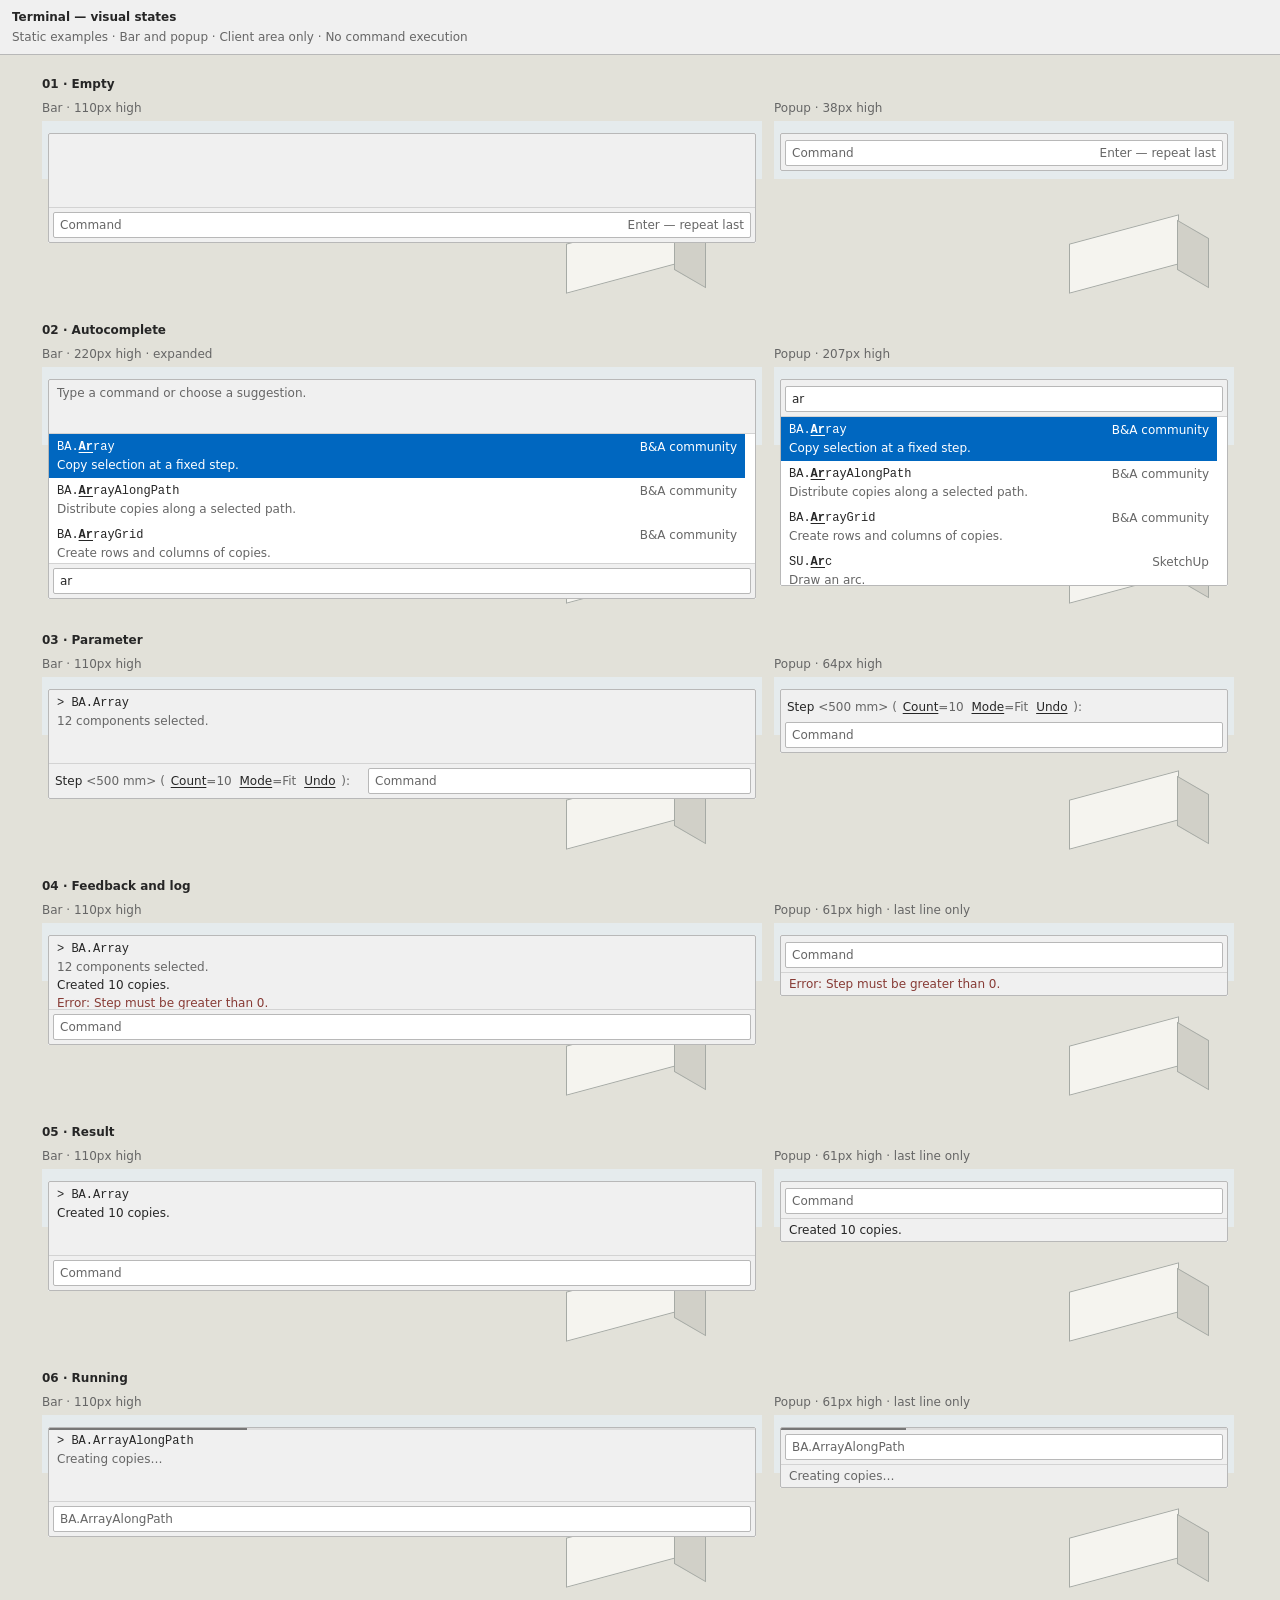
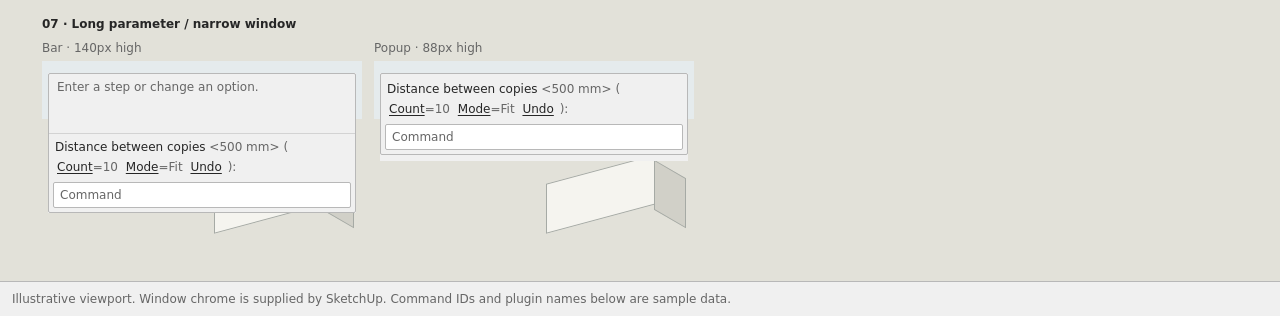
<file: design/preview.html>
<!doctype html>
<html lang="en">
<head>
  <meta charset="utf-8">
  <meta name="viewport" content="width=device-width, initial-scale=1">
  <title>Terminal — visual states</title>
  <link rel="stylesheet" href="terminal.css">
  <style>
    body {
      min-width: 280px;
      background: var(--preview-ground);
    }

    .preview-header {
      padding: var(--space-4) var(--space-5);
      border-bottom: var(--stroke) solid var(--border);
      background: var(--panel);
    }

    h1 {
      margin: 0;
      font: inherit;
      font-weight: var(--weight-strong);
    }

    .preview-header p {
      margin: var(--space-1) 0 0;
      color: var(--muted);
    }

    main {
      max-width: var(--preview-width);
      margin: 0 auto;
      padding: var(--preview-gap) var(--space-5);
    }

    .comparison {
      margin-bottom: var(--preview-gap);
    }

    h2 {
      margin: 0 0 var(--space-3);
      font: inherit;
      font-weight: var(--weight-strong);
    }

    .comparison__windows {
      display: flex;
      flex-wrap: wrap;
      align-items: stretch;
      gap: var(--space-5);
    }

    figure {
      display: flex;
      flex-direction: column;
      min-width: 0;
      margin: 0;
    }

    .example--bar {
      flex: 1 1 var(--preview-bar-width);
      max-width: var(--preview-bar-width);
    }

    .example--popup {
      flex: 1 1 var(--preview-popup-width);
      max-width: var(--preview-popup-width);
    }

    figcaption {
      padding-bottom: var(--space-2);
      color: var(--muted);
    }

    .viewport {
      position: relative;
      flex: 1;
      min-height: 180px;
      padding: var(--space-5) var(--space-3);
      overflow: hidden;
      background: linear-gradient(
        var(--preview-sky) 0 32%,
        var(--preview-ground) 32% 100%
      );
    }

    .viewport::before,
    .viewport::after {
      position: absolute;
      content: "";
      pointer-events: none;
    }

    .viewport::before {
      right: 12%;
      bottom: 22px;
      width: 108px;
      height: 48px;
      border: var(--stroke) solid var(--preview-edge);
      background: var(--preview-face);
      transform: skewY(-15deg);
    }

    .viewport::after {
      right: calc(12% - 30px);
      bottom: 22px;
      width: 30px;
      height: 48px;
      border: var(--stroke) solid var(--preview-edge);
      background: var(--preview-side);
      transform: skewY(30deg);
    }

    iframe {
      position: relative;
      z-index: 1;
      display: block;
      width: 100%;
      border: 0;
      background: var(--panel);
    }

    .preview-footer {
      padding: var(--space-4) var(--space-5);
      border-top: var(--stroke) solid var(--border);
      background: var(--panel);
      color: var(--muted);
    }
  </style>
</head>
<body>
  <header class="preview-header">
    <h1>Terminal — visual states</h1>
    <p>Static examples · Bar and popup · Client area only · No command execution</p>
  </header>

  <main id="examples"></main>

  <noscript>
    <p>This preview uses a small script to assemble independent static frames.</p>
  </noscript>

  <footer class="preview-footer">
    Illustrative viewport. Window chrome is supplied by SketchUp.
    Command IDs and plugin names below are sample data.
  </footer>

  <script>
    // Preview assembly only: no terminal handlers, Ruby bridge or commands.
    // Each iframe has its own document, so contract IDs remain unique.
    const escapeHTML = value => String(value).replace(/[&<>"']/g, char => ({
      "&": "&amp;", "<": "&lt;", ">": "&gt;",
      '"': "&quot;", "'": "&#39;"
    })[char]);

    const stylesheet = new URL("terminal.css", document.baseURI).href;

    const promptContent = `
      <span class="prompt__text">Step</span>
      <span class="prompt__default">&lt;500 mm&gt;</span>
      <span class="prompt__options">(
        <span class="opt" data-opt="Count" role="button" tabindex="0">
          <span class="opt__name">Count</span><span class="opt__value">=10</span>
        </span>
        <span class="opt" data-opt="Mode" role="button" tabindex="0">
          <span class="opt__name">Mode</span><span class="opt__value">=Fit</span>
        </span>
        <span class="opt" data-opt="Undo" role="button" tabindex="0">
          <span class="opt__name">Undo</span>
        </span>
      ):</span>`;

    const suggestions = [
      ["BA.Array", "B&A community", "Copy selection at a fixed step."],
      ["BA.ArrayAlongPath", "B&A community", "Distribute copies along a selected path."],
      ["BA.ArrayGrid", "B&A community", "Create rows and columns of copies."],
      ["SU.Arc", "SketchUp", "Draw an arc."]
    ];

    const states = [
      {
        title: "01 · Empty",
        hint: true,
        barHeight: 110,
        popupHeight: 38
      },
      {
        title: "02 · Autocomplete",
        value: "ar",
        suggest: true,
        lines: [["info", "Type a command or choose a suggestion."]],
        barHeight: 220,
        popupHeight: 207
      },
      {
        title: "03 · Parameter",
        parameter: true,
        lines: [
          ["echo", "> BA.Array"],
          ["info", "12 components selected."]
        ],
        barHeight: 110,
        popupHeight: 64
      },
      {
        title: "04 · Feedback and log",
        feedback: true,
        lines: [
          ["echo", "> BA.Array"],
          ["info", "12 components selected."],
          ["result", "Created 10 copies."],
          ["error", "Error: Step must be greater than 0."]
        ],
        barHeight: 110,
        popupHeight: 61
      },
      {
        title: "05 · Result",
        feedback: true,
        lines: [
          ["echo", "> BA.Array"],
          ["result", "Created 10 copies."]
        ],
        barHeight: 110,
        popupHeight: 61
      },
      {
        title: "06 · Running",
        busy: true,
        feedback: true,
        value: "BA.ArrayAlongPath",
        lines: [
          ["echo", "> BA.ArrayAlongPath"],
          ["info", "Creating copies…"]
        ],
        barHeight: 110,
        popupHeight: 61
      },
      {
        title: "07 · Long parameter / narrow window",
        parameter: true,
        narrow: true,
        lines: [["info", "Enter a step or change an option."]],
        barHeight: 140,
        popupHeight: 88
      }
    ];

    function renderSuggestions() {
      return suggestions.map(([id, plugin, description], index) => {
        const marked = escapeHTML(id).replace(/ar/i, match => `<mark>${match}</mark>`);
        return `
          <div id="demo-option-${index}" class="sg ${index === 0 ? "sg--active" : ""}"
               role="option" aria-selected="${index === 0}">
            <span class="sg__id">${marked}</span>
            <span class="sg__plugin">${escapeHTML(plugin)}</span>
            <span class="sg__desc">${escapeHTML(description)}</span>
          </div>`;
      }).join("");
    }

    function frameDocument(mode, state) {
      const lines = (state.lines || []).map(([type, text]) =>
        `<div class="line line--${type}">${escapeHTML(text)}</div>`
      ).join("");

      const prompt = state.narrow
        ? promptContent.replace("Step</span>", "Distance between copies</span>")
        : promptContent;

      return `<!doctype html>
<html lang="en">
<head>
  <meta charset="utf-8">
  <meta name="viewport" content="width=device-width, initial-scale=1">
  <title>${escapeHTML(state.title)} — ${mode}</title>
  <link rel="stylesheet" href="${escapeHTML(stylesheet)}">
</head>
<body class="mode-${mode}${state.busy ? " is-busy" : ""}${state.feedback ? " has-result" : ""}">
  <main class="terminal" aria-label="Command terminal" aria-busy="${!!state.busy}">
    <div id="busy" role="progressbar" aria-label="Working"></div>
    <div id="log" role="log" aria-label="Command output" tabindex="0">${lines}</div>
    <div class="command">
      <div id="prompt" class="${state.parameter ? "" : "is-hidden"}">
        ${state.parameter ? prompt : ""}
      </div>
      <div class="entry">
        <input id="input" type="text" placeholder="Command"
               value="${escapeHTML(state.value || "")}"
               aria-label="${state.parameter ? "Step" : "Command"}"
               aria-describedby="prompt input-hint"
               role="combobox" aria-autocomplete="list"
               aria-controls="suggest" aria-expanded="${!!state.suggest}"
               ${state.suggest ? 'aria-activedescendant="demo-option-0"' : ""}
               autocomplete="off" spellcheck="false"
               ${state.busy ? "disabled" : ""}>
        <span id="input-hint" class="input-hint${state.hint ? "" : " is-hidden"}">
          Enter — repeat last
        </span>
      </div>
    </div>
    <div id="suggest" class="${state.suggest ? "" : "is-hidden"}"
         role="listbox" aria-label="Command suggestions">
      ${state.suggest ? renderSuggestions() : ""}
    </div>
  </main>
</body>
</html>`;
    }

    const examples = document.getElementById("examples");

    for (const state of states) {
      const section = document.createElement("section");
      section.className = "comparison";

      const heading = document.createElement("h2");
      heading.textContent = state.title;
      section.append(heading);

      const windows = document.createElement("div");
      windows.className = "comparison__windows";

      for (const mode of ["bar", "popup"]) {
        const figure = document.createElement("figure");
        figure.className = `example--${mode}`;
        if (state.narrow) figure.style.maxWidth = "320px";

        const caption = document.createElement("figcaption");
        caption.textContent = mode === "bar"
          ? `Bar · ${state.barHeight}px high${state.suggest ? " · expanded" : ""}`
          : `Popup · ${state.popupHeight}px high${state.feedback ? " · last line only" : ""}`;

        const viewport = document.createElement("div");
        viewport.className = "viewport";

        const frame = document.createElement("iframe");
        frame.title = `${mode}: ${state.title}`;
        frame.height = mode === "bar" ? state.barHeight : state.popupHeight;
        frame.srcdoc = frameDocument(mode, state);

        viewport.append(frame);
        figure.append(caption, viewport);
        windows.append(figure);
      }

      section.append(windows);
      examples.append(section);
    }
  </script>
</body>
</html>
</file>
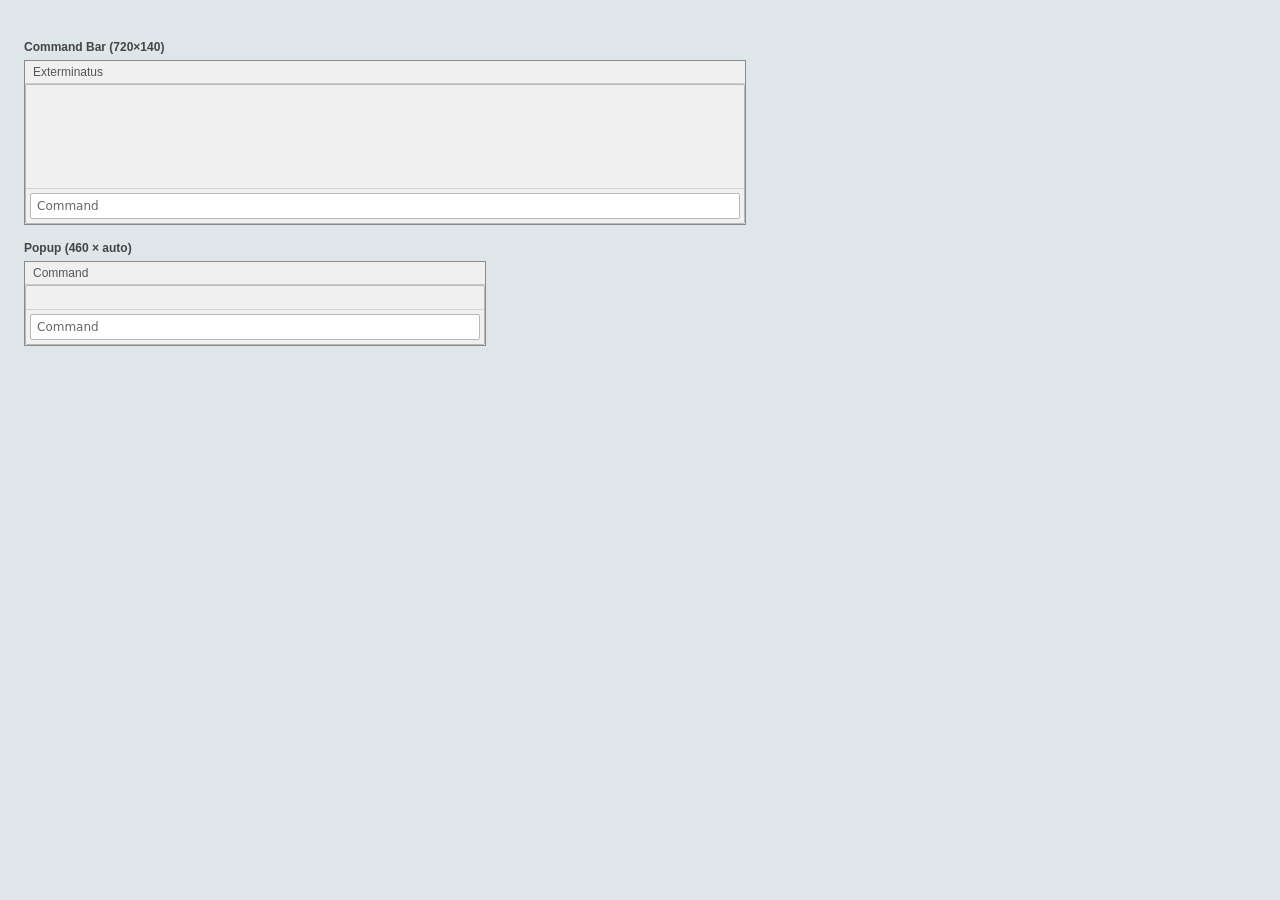
<file: test/ui/harness.html>
<!doctype html>
<html lang="en">
<head>
  <meta charset="utf-8">
  <title>Exterminatus UI harness</title>
  <style>
    /* Стенд: две «рамы» окна на фоне, похожем на вьюпорт SketchUp. Каждая — iframe
       с frame.html?mode=..., внутри настоящие index.html/terminal.css/terminal.js
       и заглушка window.sketchup. Запуск: python -m http.server из корня репо. */
    body { margin: 0; padding: 24px; background: #dfe6e9; font: 12px "Segoe UI", sans-serif; }
    h2 { font-size: 12px; font-weight: 600; margin: 16px 0 6px; color: #444; }
    .win { border: 1px solid #8a8a8a; background: #f0f0f0; display: inline-block; vertical-align: top; margin-right: 24px; }
    .win__title { height: 22px; line-height: 22px; padding: 0 8px; color: #555; border-bottom: 1px solid #ccc; }
    iframe { display: block; border: 0; }
  </style>
</head>
<body>
  <h2>Command Bar (720×140)</h2>
  <div class="win"><div class="win__title">Exterminatus</div><iframe id="bar" src="frame.html?mode=bar" width="720" height="140"></iframe></div>
  <h2>Popup (460 × auto)</h2>
  <div class="win"><div class="win__title">Command</div><iframe id="popup" src="frame.html?mode=popup" width="460" height="60"></iframe></div>
  <script>
    // Popup сообщает высоту — подгоняем iframe, как Ruby подгоняет окно.
    window.addEventListener('message', function (e) {
      if (e.data && e.data.height) document.getElementById('popup').height = e.data.height;
    });
  </script>
</body>
</html>
</file>
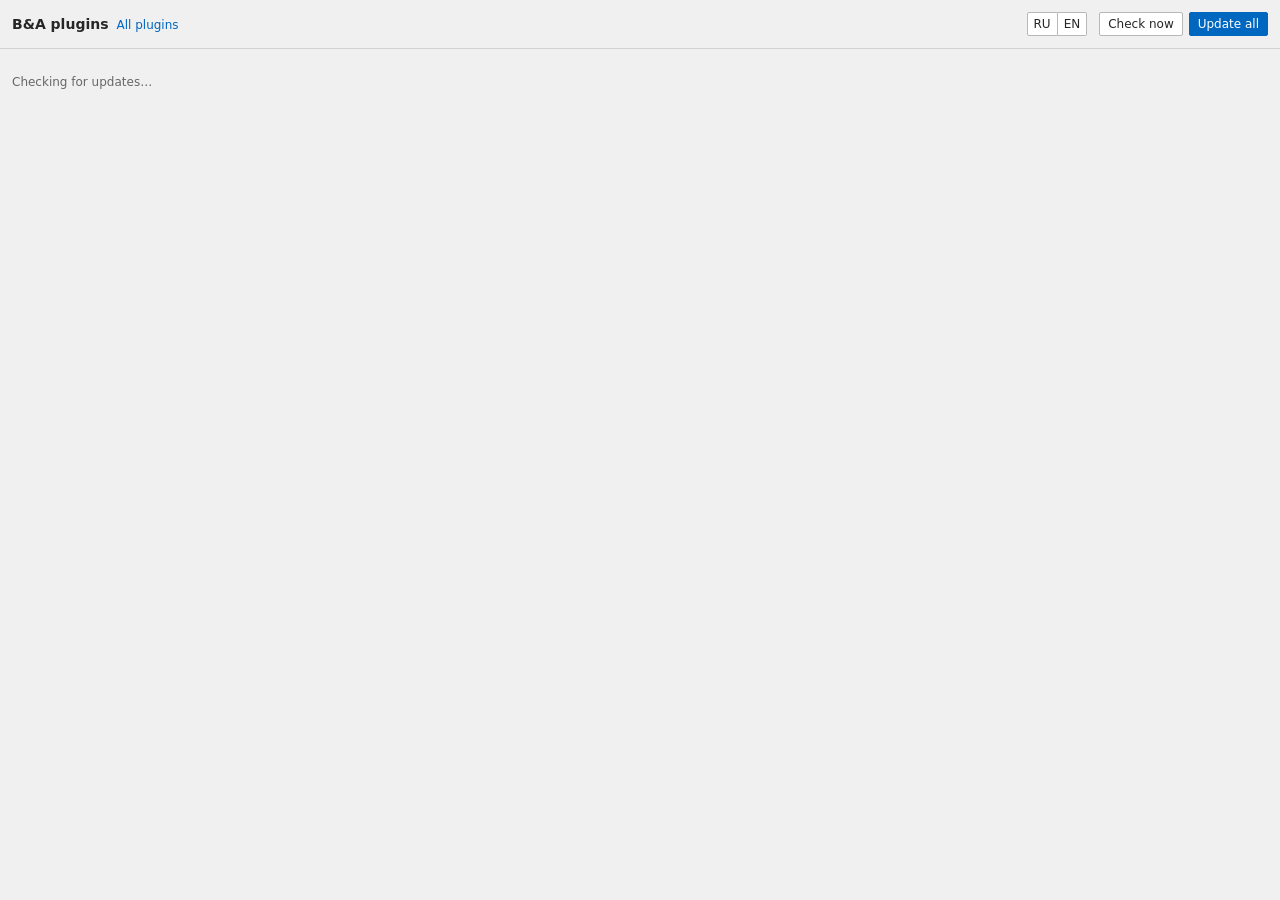
<file: src/exterminatus/html/updates.html>
<!doctype html>
<html lang="en">
<head>
  <meta charset="utf-8">
  <meta name="viewport" content="width=device-width, initial-scale=1">
  <title>Plugin Updates</title>
  <link rel="stylesheet" href="updates.css">
</head>
<body>
  <header class="bar">
    <div class="bar__title">
      <h1>B&amp;A plugins</h1>
      <button type="button" id="site" class="link" title="All plugins, descriptions and reviews">All plugins</button>
      <span id="checked" class="muted" aria-live="polite"></span>
    </div>
    <div class="bar__actions">
      <div class="lang" role="radiogroup" aria-label="Language for new installs" title="Language of plugins you install">
        <button type="button" data-lang="ru" role="radio">RU</button>
        <button type="button" data-lang="en" role="radio">EN</button>
      </div>
      <button type="button" id="refresh">Check now</button>
      <button type="button" id="all" class="primary">Update all</button>
    </div>
  </header>

  <div id="error" class="notice notice--error is-hidden" role="alert"></div>

  <main id="list" aria-label="Plugins" aria-busy="true">
    <p class="empty muted">Checking for updates…</p>
  </main>

  <footer id="restart" class="notice notice--restart is-hidden" role="status">
    <span>Updates are installed. Restart SketchUp to load them.</span>
    <button type="button" id="restart-now" class="primary">Restart SketchUp</button>
  </footer>

  <script src="updates.js"></script>
</body>
</html>
</file>
<file: design/terminal.css>
:root {
  color-scheme: light;

  --font-ui: "Segoe UI", system-ui, sans-serif;
  --font-code: Consolas, "Courier New", monospace;
  --font-size: 12px;
  --weight-normal: 400;
  --weight-strong: 600;
  --line-height: 18px;

  --panel: #f0f0f0;
  --field: #ffffff;
  --text: #262626;
  --muted: #666666;
  --border: #b8b8b8;
  --divider: #d3d3d3;
  --hover: #e5e5e5;
  --focus: #606060;
  --selection: #0067c0;
  --selection-text: #ffffff;
  --error: #873b35;
  --busy-track: #dedede;
  --busy-fill: #777777;
  --scroll-thumb: #b8b8b8;
  --scroll-hover: #929292;

  --stroke: 1px;
  --radius: 2px;
  --space-1: 2px;
  --space-2: 4px;
  --space-3: 6px;
  --space-4: 8px;
  --space-5: 12px;

  --input-height: 26px;
  --input-min-width: 140px;
  --suggest-row-height: 42px;
  --suggest-max-height: 264px;
  --plugin-max-width: 132px;
  --prompt-max-height: 108px;
  --popup-max-height: 320px;
  --scrollbar-size: 10px;
  --busy-height: 2px;
  --busy-duration: 1.5s;
  --focus-offset: -2px;
  --underline-offset: 2px;

  /* Preview-only tokens; no effect on the terminal itself. */
  --preview-sky: #e5ebed;
  --preview-ground: #e2e1d9;
  --preview-edge: #a6aaa5;
  --preview-face: #f5f4ef;
  --preview-side: #d1d0c8;
  --preview-width: 1220px;
  --preview-bar-width: 720px;
  --preview-popup-width: 460px;
  --preview-gap: 20px;
}

* {
  box-sizing: border-box;
}

html {
  width: 100%;
  height: 100%;
}

body {
  margin: 0;
  color: var(--text);
  font: var(--weight-normal) var(--font-size) / var(--line-height) var(--font-ui);
}

body:is(.mode-bar, .mode-popup) {
  width: 100%;
  height: 100%;
  overflow: hidden;
  background: var(--panel);
}

.is-hidden {
  display: none !important;
}

.terminal {
  position: relative;
  display: flex;
  flex-direction: column;
  width: 100%;
  min-width: 0;
  min-height: 0;
  padding-top: var(--busy-height);
  overflow: hidden;
  border: var(--stroke) solid var(--border);
  border-radius: var(--radius);
  background: var(--panel);
}

.mode-bar .terminal {
  height: 100%;
}

.mode-popup .terminal {
  max-height: min(100%, var(--popup-max-height));
}

#log,
#suggest,
#prompt {
  scrollbar-gutter: stable;
  overscroll-behavior: contain;
}

#log {
  min-width: 0;
  min-height: 0;
  padding: var(--space-1) var(--space-4);
  overflow: auto;
  overflow-wrap: anywhere;
  white-space: pre-wrap;
}

.mode-bar #log {
  order: 0;
  flex: 1 1 0;
}

.line {
  min-height: var(--line-height);
}

.line--echo {
  color: var(--text);
  font-family: var(--font-code);
}

.line--info {
  color: var(--muted);
}

.line--result {
  color: var(--text);
}

.line--error {
  color: var(--error);
}

.command {
  display: flex;
  flex: 0 0 auto;
  flex-wrap: wrap;
  align-items: center;
  gap: var(--space-2) var(--space-3);
  min-width: 0;
  padding: var(--space-2);
}

.mode-bar .command {
  order: 2;
  border-top: var(--stroke) solid var(--divider);
}

.mode-popup .command {
  order: 0;
}

#prompt {
  flex: 0 1 auto;
  min-width: 0;
  max-width: 100%;
  max-height: var(--prompt-max-height);
  padding-inline: var(--space-1);
  overflow: auto;
  overflow-wrap: anywhere;
  line-height: var(--line-height);
}

.prompt__text {
  color: var(--text);
}

.prompt__default,
.prompt__options {
  color: var(--muted);
}

.opt {
  display: inline-block;
  padding: var(--space-1);
  border-radius: var(--radius);
  color: var(--text);
  cursor: pointer;
}

.opt__name {
  text-decoration: underline;
  text-underline-offset: var(--underline-offset);
}

.opt__value {
  color: var(--muted);
}

.opt:hover {
  background: var(--hover);
}

.opt:focus-visible {
  outline: var(--stroke) dotted var(--focus);
  outline-offset: var(--focus-offset);
}

.entry {
  display: flex;
  flex: 1 1 var(--input-min-width);
  align-items: center;
  min-width: 0;
  height: var(--input-height);
  overflow: hidden;
  border: var(--stroke) solid var(--border);
  border-radius: var(--radius);
  background: var(--field);
}

.entry:focus-within {
  border-color: var(--focus);
}

#input {
  display: block;
  flex: 1 1 auto;
  width: 0;
  min-width: 0;
  height: 100%;
  margin: 0;
  padding: 0 var(--space-3);
  border: 0;
  border-radius: 0;
  outline: none;
  background: transparent;
  color: var(--text);
  font: inherit;
  caret-color: var(--text);
}

#input::placeholder {
  color: var(--muted);
  opacity: 1;
}

#input::selection {
  color: var(--selection-text);
  background: var(--selection);
}

#input:disabled {
  color: var(--muted);
  cursor: wait;
}

.input-hint {
  display: none;
  flex: 0 0 auto;
  padding-right: var(--space-3);
  color: var(--muted);
  white-space: nowrap;
  pointer-events: none;
  user-select: none;
}

#input:placeholder-shown ~ .input-hint {
  display: block;
}

#prompt:not(.is-hidden) ~ .entry .input-hint,
.is-busy .input-hint {
  display: none;
}

#suggest {
  flex: 0 1 auto;
  min-width: 0;
  min-height: 0;
  max-height: var(--suggest-max-height);
  overflow: auto;
  background: var(--field);
}

.mode-bar #suggest {
  order: 1;
  max-height: 60%;
  border-top: var(--stroke) solid var(--divider);
}

.mode-popup #suggest {
  order: 1;
  border-top: var(--stroke) solid var(--divider);
}

.sg {
  display: grid;
  grid-template-columns: minmax(0, 1fr) fit-content(var(--plugin-max-width));
  align-content: center;
  column-gap: var(--space-4);
  min-height: var(--suggest-row-height);
  padding: var(--space-2) var(--space-4);
  color: var(--text);
  cursor: pointer;
}

.sg__id,
.sg__plugin,
.sg__desc {
  min-width: 0;
  overflow: hidden;
  text-overflow: ellipsis;
  white-space: nowrap;
}

.sg__id {
  font-family: var(--font-code);
}

.sg__plugin {
  color: var(--muted);
  text-align: right;
}

.sg__desc {
  grid-column: 1 / -1;
  color: var(--muted);
}

.sg mark {
  background: transparent;
  color: inherit;
  font-weight: var(--weight-strong);
  text-decoration: underline;
  text-underline-offset: var(--underline-offset);
}

.sg:hover {
  background: var(--hover);
}

.sg.sg--active {
  color: var(--selection-text);
  background: var(--selection);
}

.sg--active .sg__plugin,
.sg--active .sg__desc {
  color: inherit;
}

.sg:focus-visible {
  outline: var(--stroke) dotted currentColor;
  outline-offset: var(--focus-offset);
}

/* Popup has no history. Optional .has-result reveals its last line only. */
.mode-popup #log {
  display: none;
}

.mode-popup.has-result #log {
  display: block;
  order: 2;
  flex: 0 1 auto;
  max-height: calc(var(--line-height) * 2 + var(--space-2));
  border-top: var(--stroke) solid var(--divider);
}

.mode-popup.has-result #log .line:not(:last-child) {
  display: none;
}

#busy {
  position: absolute;
  z-index: 1;
  inset: 0 0 auto;
  height: var(--busy-height);
  overflow: hidden;
  visibility: hidden;
  background: var(--busy-track);
  pointer-events: none;
}

#busy::after {
  position: absolute;
  inset: 0 auto 0 0;
  width: 28%;
  background: var(--busy-fill);
  content: "";
  animation: terminal-busy var(--busy-duration) linear infinite;
  animation-play-state: paused;
}

body.is-busy #busy {
  visibility: visible;
}

body.is-busy #busy::after {
  animation-play-state: running;
}

@keyframes terminal-busy {
  from { transform: translateX(-100%); }
  to { transform: translateX(360%); }
}

@media (prefers-reduced-motion: reduce) {
  #busy::after {
    width: 100%;
    animation: none;
  }
}

::-webkit-scrollbar {
  width: var(--scrollbar-size);
  height: var(--scrollbar-size);
}

::-webkit-scrollbar-track,
::-webkit-scrollbar-corner {
  background: var(--panel);
}

::-webkit-scrollbar-thumb {
  border: var(--space-1) solid var(--panel);
  border-radius: var(--radius);
  background: var(--scroll-thumb);
}

::-webkit-scrollbar-thumb:hover {
  background: var(--scroll-hover);
}

@media (forced-colors: active) {
  :root {
    --panel: Canvas;
    --field: Canvas;
    --text: CanvasText;
    --muted: CanvasText;
    --border: ButtonText;
    --divider: GrayText;
    --hover: ButtonFace;
    --focus: Highlight;
    --selection: Highlight;
    --selection-text: HighlightText;
    --error: CanvasText;
    --busy-track: Canvas;
    --busy-fill: CanvasText;
    --scroll-thumb: ButtonText;
    --scroll-hover: Highlight;
  }

  .sg--active,
  #busy {
    forced-color-adjust: none;
  }
}
</file>
<file: src/exterminatus/html/updates.css>
:root {
  color-scheme: light;

  --font-ui: "Segoe UI", system-ui, sans-serif;
  --font-size: 12px;
  --line-height: 18px;
  --weight-strong: 600;

  --panel: #f0f0f0;
  --field: #ffffff;
  --text: #262626;
  --muted: #666666;
  --border: #b8b8b8;
  --divider: #d3d3d3;
  --hover: #e5e5e5;
  --focus: #606060;
  --accent: #0067c0;
  --accent-hover: #005aa8;
  --accent-text: #ffffff;
  --error: #873b35;
  --error-bg: #f6e7e5;
  --ok: #2f6b3a;
  --restart-bg: #e3eef8;

  --radius: 2px;
  --space-1: 2px;
  --space-2: 4px;
  --space-3: 6px;
  --space-4: 8px;
  --space-5: 12px;
  --row-pad: 10px;
  --button-height: 24px;
  --action-width: 116px;
}

* {
  box-sizing: border-box;
}

html,
body {
  height: 100%;
}

body {
  display: flex;
  flex-direction: column;
  margin: 0;
  background: var(--panel);
  color: var(--text);
  font: var(--font-size) / var(--line-height) var(--font-ui);
}

h1 {
  margin: 0;
  font-size: 14px;
  font-weight: var(--weight-strong);
}

.muted {
  color: var(--muted);
}

.is-hidden {
  display: none !important;
}

button {
  height: var(--button-height);
  padding: 0 var(--space-4);
  border: 1px solid var(--border);
  border-radius: var(--radius);
  background: var(--field);
  color: var(--text);
  font: inherit;
  cursor: pointer;
  white-space: nowrap;
}

button:hover:not(:disabled) {
  background: var(--hover);
}

button:focus-visible {
  outline: 1px dotted var(--focus);
  outline-offset: 1px;
}

button:disabled {
  color: var(--muted);
  cursor: default;
}

button.primary {
  border-color: var(--accent);
  background: var(--accent);
  color: var(--accent-text);
}

button.primary:hover:not(:disabled) {
  background: var(--accent-hover);
}

button.primary:disabled {
  border-color: var(--border);
  background: var(--field);
  color: var(--muted);
}

/* ---------- шапка ---------- */

.bar {
  display: flex;
  flex-wrap: wrap;
  align-items: center;
  justify-content: space-between;
  gap: var(--space-4);
  padding: var(--space-5);
  border-bottom: 1px solid var(--divider);
}

.bar__title {
  display: flex;
  align-items: baseline;
  gap: var(--space-4);
}

.bar__actions {
  display: flex;
  align-items: center;
  gap: var(--space-3);
}

.lang {
  display: inline-flex;
  margin-right: var(--space-3);
}

.lang button {
  border-radius: 0;
  padding: 0 var(--space-3);
}

.lang button + button {
  border-left: 0;
}

.lang button:first-child {
  border-radius: var(--radius) 0 0 var(--radius);
}

.lang button:last-child {
  border-radius: 0 var(--radius) var(--radius) 0;
}

.lang button[aria-checked="true"] {
  background: var(--text);
  border-color: var(--text);
  color: var(--field);
}

/* ---------- список ---------- */

main {
  flex: 1;
  overflow-y: auto;
  padding: 0 var(--space-5);
}

.empty {
  padding: var(--space-5) 0;
}

.row {
  display: grid;
  grid-template-columns: minmax(0, 1fr) auto var(--action-width);
  align-items: center;
  column-gap: var(--space-5);
  padding: var(--row-pad) 0;
  border-bottom: 1px solid var(--divider);
}

.row__name {
  font-weight: var(--weight-strong);
}

.row__desc {
  color: var(--muted);
}

.row__links {
  display: flex;
  gap: var(--space-4);
}

.link {
  height: auto;
  padding: 0;
  border: 0;
  background: none;
  color: var(--accent);
}

.link:hover:not(:disabled) {
  background: none;
  text-decoration: underline;
}

.row__versions {
  text-align: right;
  white-space: nowrap;
}

.row__versions .new {
  color: var(--ok);
  font-weight: var(--weight-strong);
}

.row__action {
  justify-self: stretch;
}

.row__action button {
  width: 100%;
}

.row__message {
  grid-column: 1 / -1;
  margin-top: var(--space-2);
  color: var(--muted);
}

.row__message--error {
  color: var(--error);
}

.row__notes {
  grid-column: 1 / -1;
  max-height: 180px;
  margin: var(--space-3) 0 0;
  padding: var(--space-3) var(--space-4);
  overflow-y: auto;
  border: 1px solid var(--divider);
  background: var(--field);
  font: inherit;
  white-space: pre-wrap;
}

/* ---------- сообщения ---------- */

.notice {
  display: flex;
  align-items: center;
  justify-content: space-between;
  gap: var(--space-4);
  padding: var(--space-4) var(--space-5);
}

.notice--error {
  background: var(--error-bg);
  color: var(--error);
}

.notice--restart {
  border-top: 1px solid var(--divider);
  background: var(--restart-bg);
}
</file>
